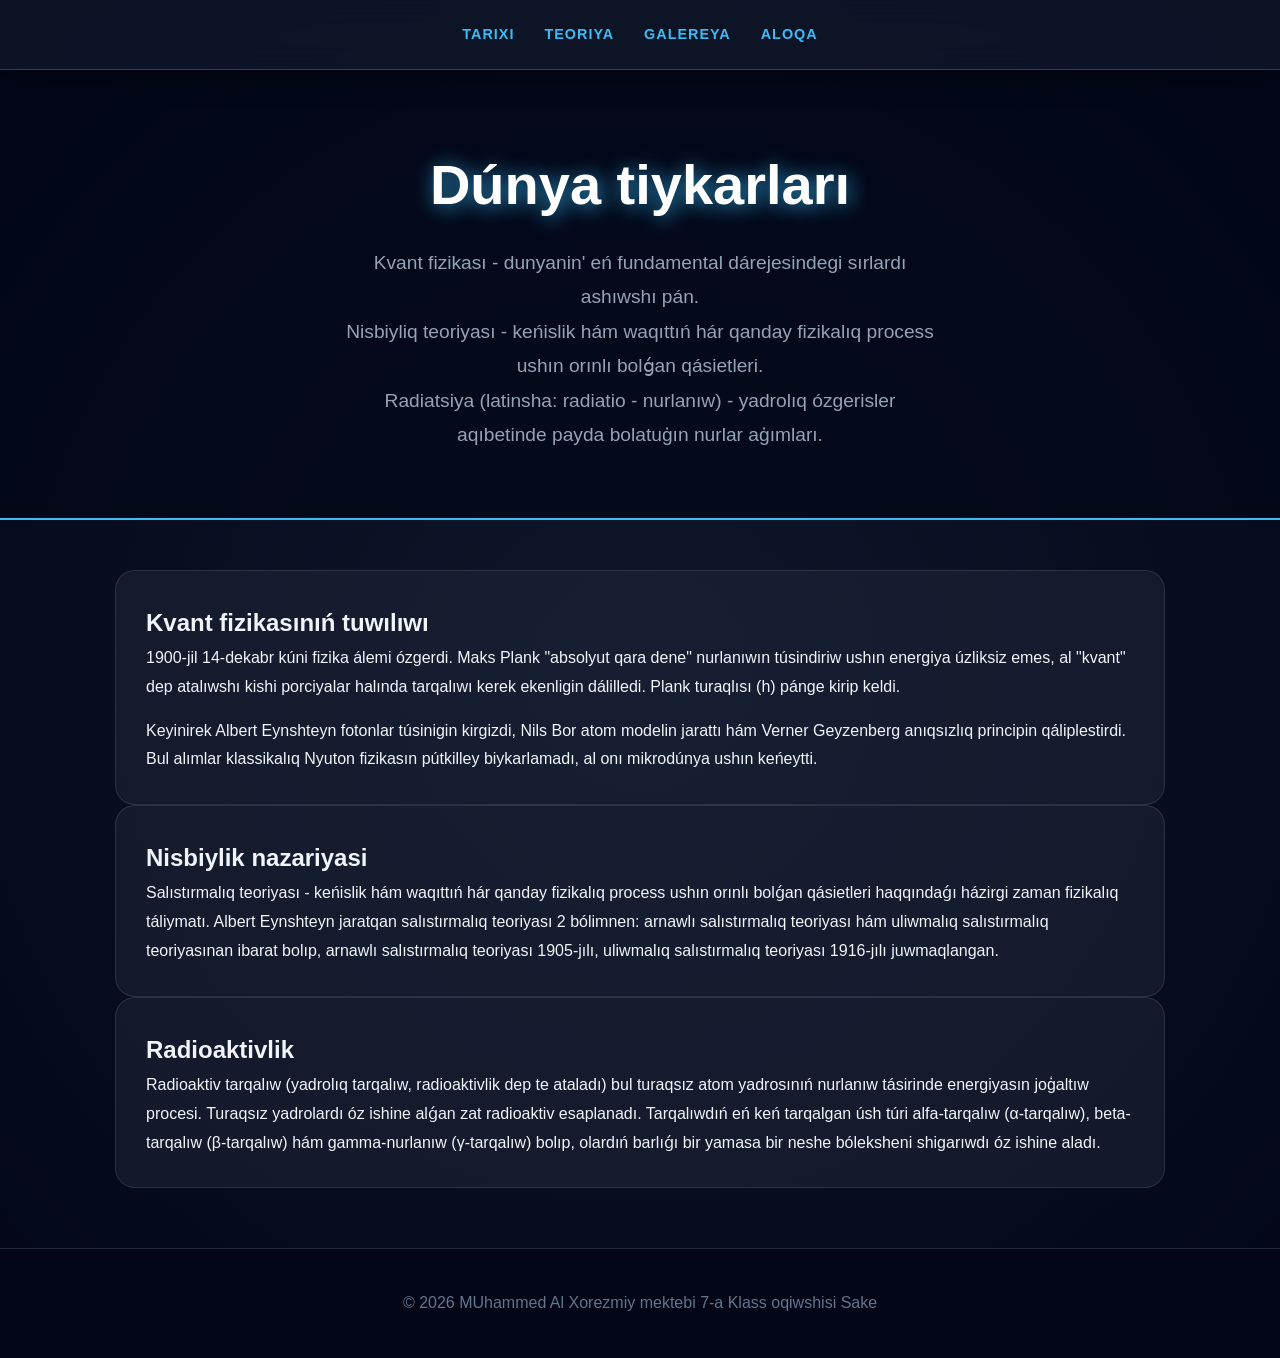
<file: index.html>
<!DOCTYPE html>
<html lang="uz">
<head>
    <meta charset="UTF-8">
    <title>Fizika</title>
    <link rel="stylesheet" href="style.css">
</head>
<body>
    <nav class="n"><ul class="u"><li><a href="index.html">Tarixi</a></li><li><a href="about.html">Teoriya</a></li><li><a href="gallery.html">Galereya</a></li><li><a href="contact.html">Aloqa</a></li></ul></nav>
    <header class="h">
        <h1>Dúnya tiykarları</h1>
        <p>Kvant fizikası - dunyanin' eń fundamental dárejesindegi sırlardı ashıwshı pán.</p>
        <p>Nisbiyliq teoriyası - keńislik hám waqıttıń hár qanday fizikalıq process ushın orınlı bolǵan qásietleri.</p>
        <p>Radiatsiya (latinsha: radiatio - nurlanıw) - yadrolıq ózgerisler aqıbetinde payda bolatuģın nurlar aģımları.</p>
    </header>
    <main class="c">
        <div class="k">
            <h2>Kvant fizikasınıń tuwılıwı</h2>
            <p>1900-jil 14-dekabr kúni fizika álemi ózgerdi. Maks Plank "absolyut qara dene" nurlanıwın túsindiriw ushın energiya úzliksiz emes, al "kvant" dep atalıwshı kishi porciyalar halında tarqalıwı kerek ekenligin dálilledi. Plank turaqlısı (h) pánge kirip keldi.</p>
            <p style="margin-top:15px;">Keyinirek Albert Eynshteyn fotonlar túsinigin kirgizdi, Nils Bor atom modelin jarattı hám Verner Geyzenberg anıqsızlıq principin qáliplestirdi. Bul alımlar klassikalıq Nyuton fizikasın pútkilley biykarlamadı, al onı mikrodúnya ushın keńeytti.</p>
        </div>
        <div class="k">
            <h2>Nisbiylik nazariyasi</h2>
            <p>Salıstırmalıq teoriyası - keńislik hám waqıttıń hár qanday fizikalıq process ushın orınlı bolǵan qásietleri haqqındaǵı házirgi zaman fizikalıq táliymatı. Albert Eynshteyn jaratqan salıstırmalıq teoriyası 2 bólimnen: arnawlı salıstırmalıq teoriyası hám uliwmalıq salıstırmalıq teoriyasınan ibarat bolıp, arnawlı salıstırmalıq teoriyası 1905-jılı, uliwmalıq salıstırmalıq teoriyası 1916-jılı juwmaqlangan.</p>
        </div>
        <div class="k">
            <h2>Radioaktivlik</h2>
            <p>Radioaktiv tarqalıw (yadrolıq tarqalıw, radioaktivlik dep te ataladı) bul turaqsız atom yadrosınıń nurlanıw tásirinde energiyasın joģaltıw procesi. Turaqsız yadrolardı óz ishine alǵan zat radioaktiv esaplanadı. Tarqalıwdıń eń keń tarqalgan úsh túri alfa-tarqalıw (α-tarqalıw), beta-tarqalıw (β-tarqalıw) hám gamma-nurlanıw (γ-tarqalıw) bolıp, olardıń barlıǵı bir yamasa bir neshe bóleksheni shigarıwdı óz ishine aladı.</p>
        </div>
    </main>
    <footer>&copy; 2026 MUhammed Al Xorezmiy mektebi 7-a Klass oqiwshisi Sake</footer>
</body>
</html>
</file>
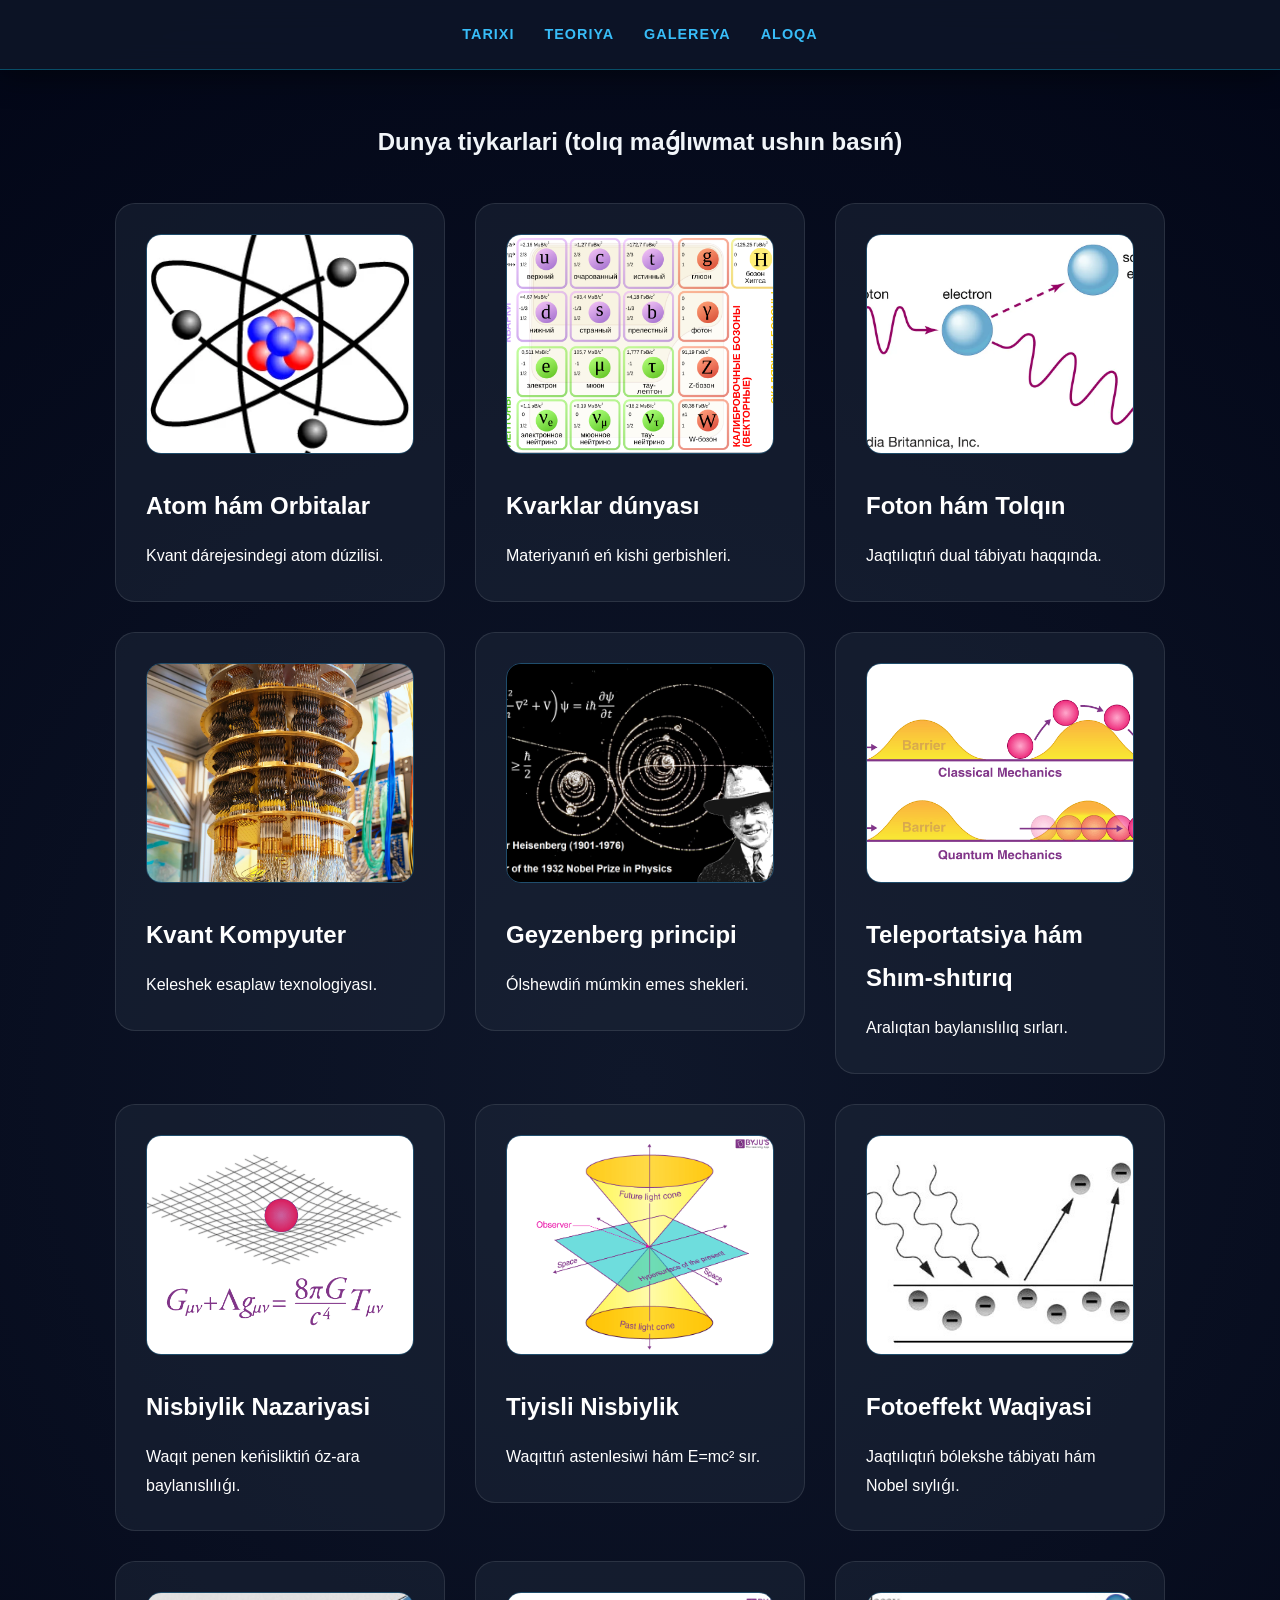
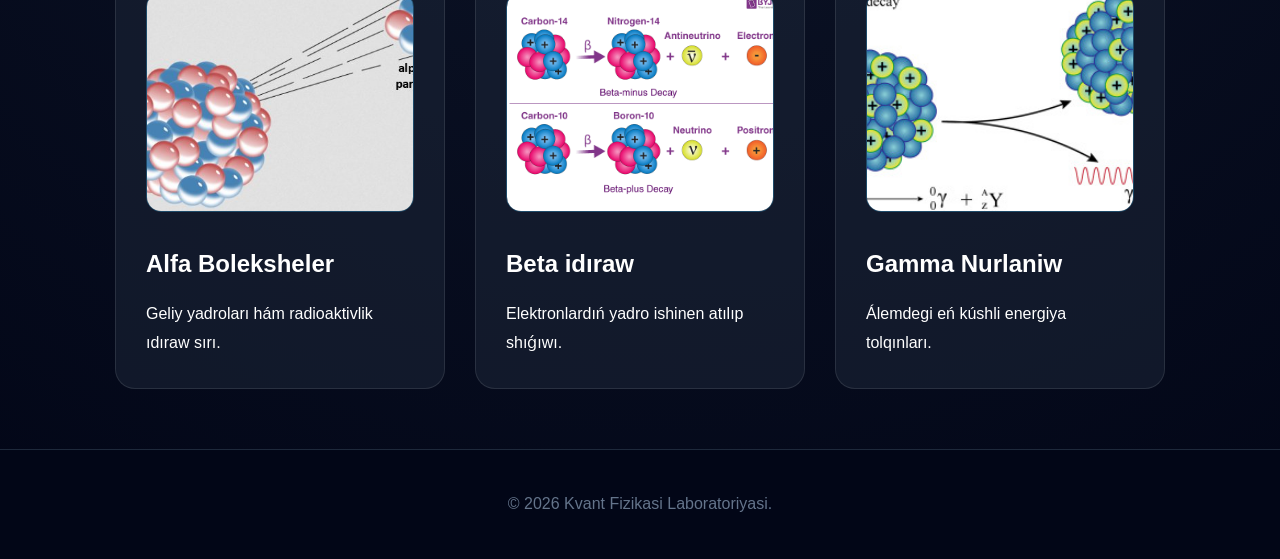
<file: about.html>
<!DOCTYPE html>
<html lang="uz">
<head>
    <meta charset="UTF-8">
    <title>Kvant Galereyası | Sırlar</title>
    <link rel="stylesheet" href="style.css">
</head>
<body>
    <nav class="n"><ul class="u"><li><a href="index.html">Tarixi</a></li><li><a href="about.html">Teoriya</a></li><li><a href="gallery.html">Galereya</a></li><li><a href="contact.html">Aloqa</a></li></ul></nav>

    <div class="c">
        <h2 style="text-align:center; margin-bottom:40px;">Dunya tiykarlari (tolıq maǵlıwmat ushın basıń)</h2>
        
        <div class="g">
            <a href="#t1">
                <div class="k"><img src="atom.webp" class="i"><h3>Atom hám Orbitalar</h3><p>Kvant dárejesindegi atom dúzilisi.</p></div>
            </a>

            <a href="#t2">
                <div class="k"><img src="CTANDART.png" class="i"><h3>Kvarklar dúnyası</h3><p>Materiyanıń eń kishi gerbishleri.</p></div>
            </a>

            <a href="#t3">
                <div class="k"><img src="photon.webp" class="i"><h3>Foton hám Tolqın</h3><p>Jaqtılıqtıń dual tábiyatı haqqında.</p></div>
            </a>

            <a href="#t4">
                <div class="k"><img src="qq comp.jpg" class="i"><h3>Kvant Kompyuter</h3><p>Keleshek esaplaw texnologiyası.</p></div>
            </a>

            <a href="#t5">
                <div class="k"><img src="heiberg.png" class="i"><h3>Geyzenberg principi</h3><p>Ólshewdiń múmkin emes shekleri.</p></div>
            </a>

            <a href="#t6">
                <div class="k"><img src="tunneling.png" class="i"><h3>Teleportatsiya hám Shım-shıtırıq</h3><p>Aralıqtan baylanıslılıq sırları.</p></div>
            </a>
            <a href="#t7">
    <div class="k">
        <img src="generl reltviyti.png" class="i">
        <h3>Nisbiylik Nazariyasi</h3>
        <p>Waqıt penen keńisliktiń óz-ara baylanıslılıǵı.</p>
    </div>
</a>

<div id="t7" class="m">
    <div class="m-c">
        <a href="#" class="x">&times;</a>
        <h2 class="m-h">Ulıwmalıq Nisbiyliq teoriyası</h2>
        <p class="m-p">Albert Eynshteyn tárepinen dóretilgen bul teoriya tartılıs kúshin keńislik penen waqıttıń mayısıwı sıpatında túsindiredi.</p>
        <p class="m-p">Massiv deneler (misalı, quyash) óz átirapındaǵı keńislikti keriwli gezlemege qoyilgan awır shar sıyaqlı iyedi.</p>
        <p class="m-p">E=mc² formulası energiya hám massanıń óz-ara baylanıslılıǵın dálillep berdi.</p>
    </div>
</div>
<a href="#t8">
    <div class="k">
        <img src="scialrelty.png" class="i">
        <h3>Tiyisli Nisbiylik</h3>
        <p>Waqıttıń astenlesiwi hám E=mc² sır.</p>
    </div>
</a>

<div id="t8" class="m">
    <div class="m-c">
        <a href="#" class="x">&times;</a>
        <h2 class="m-h">Maxsus Nisbiylik Nazariyasi (1905)</h2>
        <p class="m-p">Bul teoriya eki tiykargı postulatqa súyenedi: fizika nizamları barlıq inercial esaplaw sistemalarında birdey hám jaqtılıq tezligi (c=299972458m/s) barlıq baqlawshılar ushın turaqlı.</p>
        <p class="m-p"><strong>Waqt keneriwi:</strong> Dene qanshelli tez qozǵalsa, ol ushın waqıt sonshelli áste ótedi. Bul "Egizekler paradoksı" arqalı belgili bolǵan.</p>
        <p class="m-p"><strong>E=mc²:</strong> Massa hám energiya negizinde bir nárseniń eki túrli kórinisi bolıp tabıladı. Kishi muǵdardaǵı massa úlken muǵdardaǵı energiyaǵa aylanıwı múmkin.</p>
    </div>
</div>
<a href="#t9">
    <div class="k">
        <img src="Fotoeffekt-2.jpg" class="i">
        <h3>Fotoeffekt Waqiyasi</h3>
        <p>Jaqtılıqtıń bólekshe tábiyatı hám Nobel sıylıǵı.</p>
    </div>
</a>

<div id="t9" class="m">
    <div class="m-c">
        <a href="#" class="x">&times;</a>
        <h2 class="m-h">Fotoeffekt va Jaruqliq Kvantlari</h2>
        <p class="m-p">Fotoeffekt - bul jaqtılıq tásirinde zattan (ádette metalldan) elektronlardıń urıp shıǵarılıwı qubılısı.</p>
        <p class="m-p"><strong>Eynshteyn tusinturiwi:</strong>Albert Eynshteyn 1905-jilda jaqtılıq úzliksiz tolqın emes, al "foton" dep atalıwshı energiya porciyalarınan ibarat ekenligin kórsetip berdi..</p>
        <p class="m-p">Usı ashılıwı ushın Eynshteyn 1921-jılı fizika boyınsha Nobel sıylıǵın alıwǵa miyasar bolǵan. Búgingi kúnde quyash panelleri hám sensorlar áyne usı princip tiykarında isleydi.</p>
    </div>
</div>
<a href="#t10">
    <div class="k">
        <img src="alpha_decay.jpg" class="i">
        <h3>Alfa Boleksheler</h3>
        <p>Geliy yadroları hám radioaktivlik ıdıraw sırı.</p>
    </div>
</a>

<div id="t10" class="m">
    <div class="m-c">
        <a href="#" class="x">&times;</a>
        <h2 class="m-h">Alfa ıdıraw hám Yadro fizikası</h2>
        <p class="m-p">Alfa tarqalıwı - bul turaqsız atom yadrosınıń ózinen alfa bólekshesin shigarıp, basqa elementke aylanıw procesi.</p>
        <p class="m-p"><strong>Alfa bo'lekshesi bul NE?</strong> Ol negizinde eki proton hám eki neytronnan ibarat bolgan geliy 4H2 yadrosı bolip tabıladı. Olar oń zaryadqa iye hám massası jaģınan biraz awır bóleksheler bolip tabıladı.</p>
        <p class="m-p">Alfa nurları hawada bir neshe santimetr júre aladı hám ápiwayı qaǵaz beti menen tosıw múmkin, biraq insan organizmi ishine tússe, júdá kúshli ionlastırıwshı tásirge ie.</p>
    </div>
</div>
<a href="#t11">
    <div class="k">
        <img src="Radioactivity-Beta-Decay.png" class="i">
        <h3>Beta idıraw</h3>
        <p>Elektronlardıń yadro ishinen atılıp shıǵıwı.</p>
    </div>
</a>

<div id="t11" class="m">
    <div class="m-c">
        <a href="#" class="x">&times;</a>
        <h2 class="m-h">Beta ıdıraw hám Neytrino sırı</h2>
        <p class="m-p">Beta tarqalıw - bul yadro ishindegi neytronnıń protonga aylanıwı (beta-minus) yamasa protonnıń neytronģa aylanıwı (beta-plus) procesi.</p>
        <p class="m-p"><strong>Beta bo'lakshesi ne?</strong> Bul proceste yadro ishinen júdá úlken tezlikte qozgalatuģın elektron Beta- yamasa pozitron Beta+ atılıp shiģadı.</p>
        <p class="m-p">Beta-bóleksheler alfa-bólekshelerge qaraǵanda ádewir jeńil hám tez. Olardı toqtatıw ushın juqa alyuminiy plastinkası kerek boladı. Bul proceste "arwaq bólekshe" dep atalıwshı <strong>neytrino</strong> ham payda boladi.</p>
    </div>
</div>
<a href="#t12">
    <div class="k">
        <img src="gammadcy.jpg" class="i">
        <h3>Gamma Nurlaniw</h3>
        <p>Álemdegi eń kúshli energiya tolqınları.</p>
    </div>
</a>

<div id="t12" class="m">
    <div class="m-c">
        <a href="#" class="x">&times;</a>
        <h2 class="m-h">Gamma nurlanıw: Sheksiz energiya</h2>
        <p class="m-p">Gamma nurlanıw - bul atom yadrosınıń qozģalgan halatınan turaqlı halatqa ótiwi nátiyjesinde ajıralıp shiģatuģın joqarı energiyalı fotonlar aģımı.</p>
        <p class="m-p"><strong>Gamma nurlariw ne?</strong> Alfa hám Betadan parıqlı túrde, Gamma bólekshe emes, al jaqtılıq sıyaqlı elektromagnit tolqın bolıp tabıladı, biraq onıń energiyası million ese kúshlire</p>
        <p class="m-p">Ol júdá joqarı kirip barıw qábiletine ie. Onı toqtatıw ushın qalıń qorǵasın qatlamı yamasa bir neshe metrli beton diywal kerek boladı. Medicinada rak kletkaların joq etiwde (Gamma-pıshaq) keń qollanıladı.</p>
    </div>
</div>
        </div>
    </div>

    <div id="t1" class="m"><div class="m-c"><a href="#" class="x">&times;</a><h2 class="m-h">Atom ham Orbitallar</h2><p class="m-p">Klassikalıq fizikada elektronlar planeta sıyaqlı aylanadı dep oylangan. Biraq kvant fizikasında olar "elektron bultı" yamasa orbitalarda bar boladı.</p><p class="m-p">Elektronnıń anıq ornı joq, ol orbitaldiń qálegen noqatında bir waqıtta bolıw itimalına ie. Bul Shryodinger tolqın funkciyası arqalı anıqlanadı.</p></div></div>

    <div id="t2" class="m"><div class="m-c"><a href="#" class="x">&times;</a><h2 class="m-h">Kvant Xromodinamikasi (Kvarklar)</h2><p class="m-p">Kvarklar - bul proton hám neytronlardı payda etiwshi fundamental bóleksheler bolip tabıladı. Olar 6 túrge bólinedi: Up, Down, Strange, Charm, Top hám Bottom.</p><p class="m-p">Olardı "Glyuon" dep atalıwshı bóleksheler bir birine jabıstırıp turadı. Bul kúsh álemdegi eń kúshli kúsh ("Strong Force").</p></div></div>

    <div id="t3" class="m"><div class="m-c"><a href="#" class="x">&times;</a><h2 class="m-h">Fotonning To'lqin-Bo'lekshe Dualizmi</h2><p class="m-p">Jaqtılıq hám tolqın sıyaqlı tarqaladı (interferenciya), hám bólekshe (foton) sıyaqlı tásir etedi. Bul effekt "Double Slit" tájiriybesinde ayqın kórinedi.</p><p class="m-p">Eynshteyn fotoeffekt qubılısın ashıp, jaqtılıqtıń kvantlanganlıǵın dálillegen hám ushin Nobel sıylıǵın algan.</p></div></div>

    <div id="t4" class="m"><div class="m-c"><a href="#" class="x">&times;</a><h2 class="m-h">Kvant Hisoblash va Kubitlar</h2><p class="m-p">Ápiwayı kompyuter bitleri (0 yamasa 1) ornına kvant kompyuterleri "Kubit"lerden paydalanadı. Kubit superpoziciya járdeminde bir waqitta hám 0, hám 1 bola aladı..</p><p class="m-p">Bul bolsa Google hám IBM kompyuterlerine ápiwayı kompyuterler 10 000 jilda sheshetuģın máseleni 200 sekundta sheshiw imkaniyatın beredi.</p></div></div>

    <div id="t5" class="m"><div class="m-c"><a href="#" class="x">&times;</a><h2 class="m-h">Geyzenberg anıqsızlıq principi</h2><p class="m-p">Mikrodúnyada biz bóleksheniń ornın (position) hám tezligin (momentum) bir waqıtta absolyut dállik penen bile almaymız. Ornın qanshama anıq ólshesek, tezligi sonshama "anıq emes" bolıp qaladı.</p><p class="m-p">Bul tábiyattıń fundamentallıq shegarası, biziń ásbaplarımızdıń jamanlıǵınan emes!</p></div></div>

    <div id="t6" class="m"><div class="m-c"><a href="#" class="x">&times;</a><h2 class="m-h">Kvant shigalligi (Entanglement)</h2><p class="m-p">Eki bólekshe bir-biri menen shatasıp qalsa, olar arasındaǵı aralıq qansha bolıwına qaramastan, birewi ózgerse, ekinshisi dárhal (jaqtılıq tezliginen de tez!) ózgeredi.</p><p class="m-p">Eynshteyn bunı "Spooky action at a distance" (aralıqtaǵı qorqınıshlı tásir) dep ataǵan. Bul texnologiya keleshekte qáwipsiz kvant internetin jaratıw tiykarı boladı.</p></div></div>

    <footer>&copy; 2026 Kvant Fizikasi Laboratoriyasi.</footer>
</body>
</html>
</file>
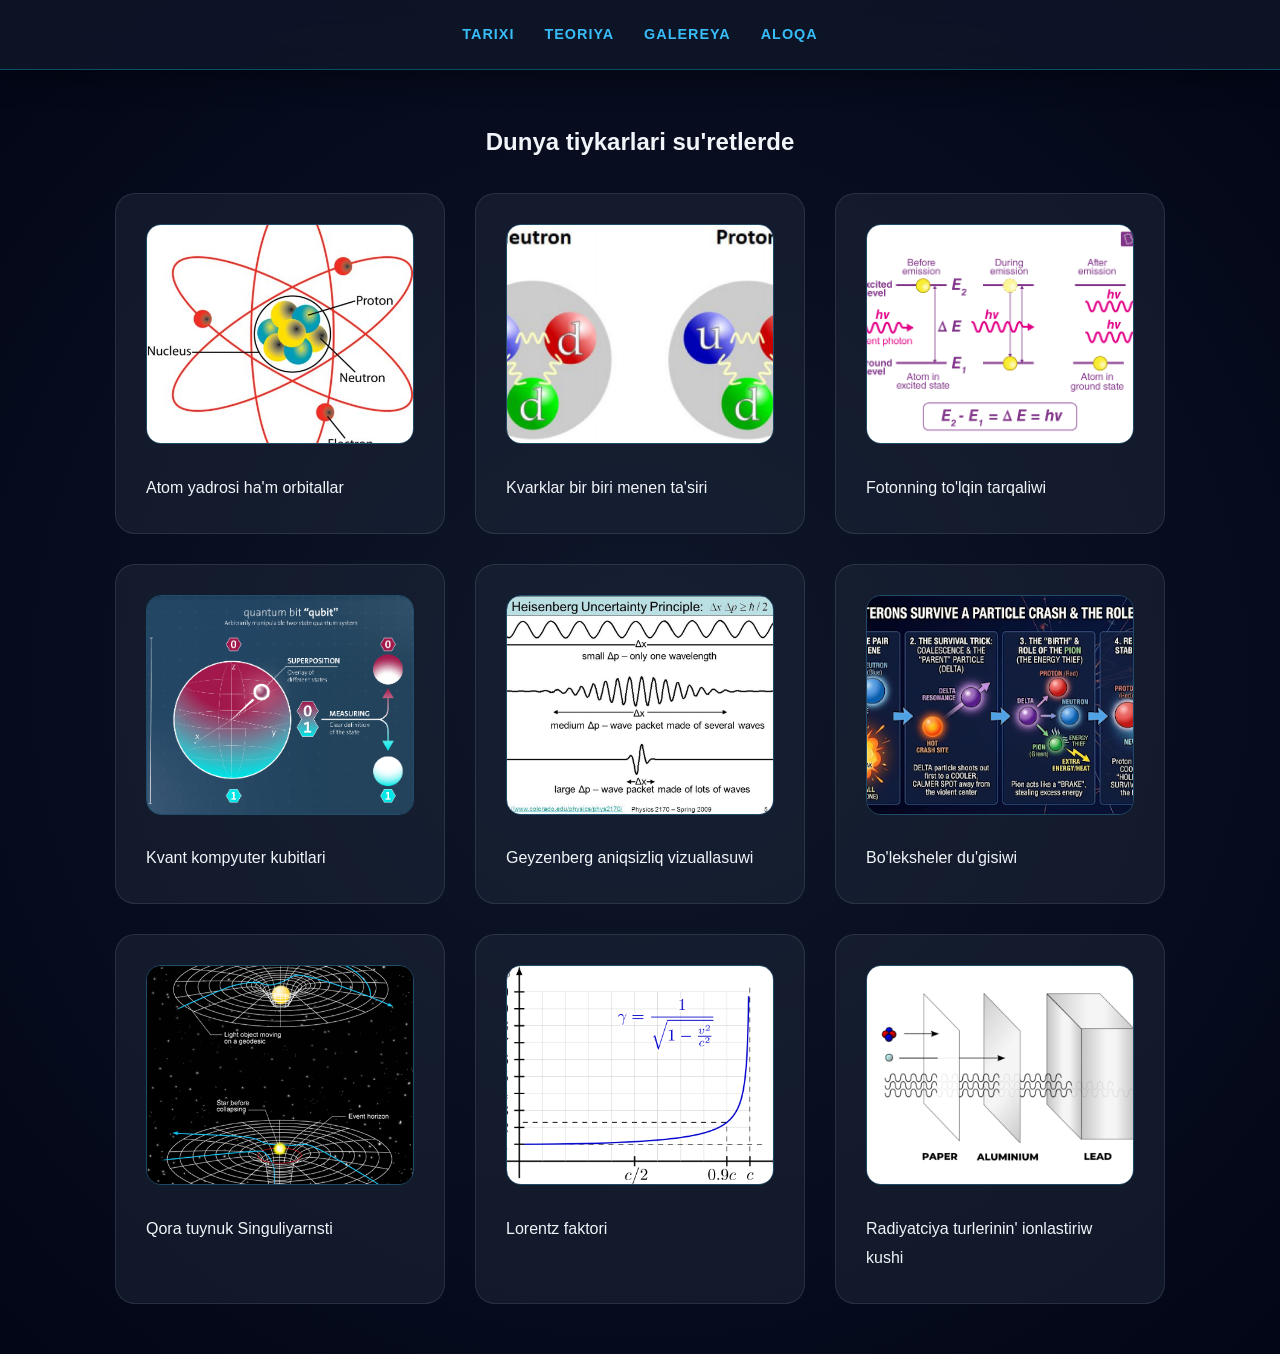
<file: gallery.html>
<!DOCTYPE html>
<html lang="uz">
<head>
    <meta charset="UTF-8">
    <title>Kvant Galereya</title>
    <link rel="stylesheet" href="style.css">
</head>
<body>
    <nav class="n"><ul class="u"><li><a href="index.html">Tarixi</a></li><li><a href="about.html">Teoriya</a></li><li><a href="gallery.html">Galereya</a></li><li><a href="contact.html">Aloqa</a></li></ul></nav>
    <div class="c">
        <h2 style="margin-bottom:30px; text-align:center;">Dunya tiykarlari su'retlerde</h2>
        <div class="g">
            <div class="k"><img src="nuclei.jpg" class="i"><p>Atom yadrosi ha'm orbitallar</p></div>
            <div class="k"><img src="chrmo.png" class="i"><p>Kvarklar bir biri menen ta'siri</p></div>
            <div class="k"><img src="phtne.png" class="i"><p>Fotonning to'lqin tarqaliwi</p></div>
            <div class="k"><img src="qubit.svg" class="i"><p>Kvant kompyuter kubitlari</p></div>
            <div class="k"><img src="heisenberg-uncertainty-principle.jpg" class="i"><p>Geyzenberg aniqsizliq vizuallasuwi</p></div>
            <div class="k"><img src="deutreon.png" class="i"><p>Bo'leksheler du'gisiwi</p></div>
            <div class="k"><img src="snglryti.png" class="i"><p>Qora tuynuk Singuliyarnsti</p></div>
            <div class="k"><img src="relativity_minkowski_diagram-032.png" class="i"><p>Lorentz faktori</p></div>
            <div class="k"><img src="ionisingpwr.png" class="i"><p>Radiyatciya turlerinin' ionlastiriw kushi</p></div>
        </div>
    </div>
</body>
</html>
</file>
<file: style.css>
* { margin: 0; padding: 0; box-sizing: border-box; font-family: 'Segoe UI', sans-serif; }
body { background: radial-gradient(circle, #0f172a, #020617); color: #f1f5f9; line-height: 1.8; overflow-x: hidden; }
.n { background: rgba(15, 23, 42, 0.8); backdrop-filter: blur(15px); padding: 20px; position: sticky; top: 0; z-index: 100; border-bottom: 1px solid rgba(0, 212, 255, 0.3); box-shadow: 0 4px 30px rgba(0, 0, 0, 0.5); }
.u { display: flex; justify-content: center; list-style: none; gap: 30px; }
.u a { color: #38bdf8; text-decoration: none; font-weight: 600; font-size: 0.9rem; text-transform: uppercase; letter-spacing: 1px; transition: 0.4s; }
.u a:hover { color: #fff; text-shadow: 0 0 15px #38bdf8; }
.h { height: 450px; background: linear-gradient(rgba(2, 6, 23, 0.7), rgba(2, 6, 23, 0.7)), url('https://images.unsplash.com/photo-1635070041078-e363dbe005cb?q=80&w=1200'); background-size: cover; background-position: center; display: flex; flex-direction: column; align-items: center; justify-content: center; text-align: center; border-bottom: 2px solid #38bdf8; }
.h h1 { font-size: 3.5rem; color: #fff; text-shadow: 2px 2px 20px rgba(56, 189, 248, 0.8); margin-bottom: 10px; }
.h p { font-size: 1.2rem; color: #94a3b8; max-width: 600px; }
.c { max-width: 1100px; margin: 50px auto; padding: 0 25px; }
.g { display: grid; grid-template-columns: repeat(auto-fit, minmax(320px, 1fr)); gap: 30px; }
.k { background: rgba(30, 41, 59, 0.5); padding: 30px; border-radius: 20px; border: 1px solid rgba(255, 255, 255, 0.1); transition: all 0.5s ease; position: relative; overflow: hidden; }
.k:hover { transform: translateY(-10px); background: rgba(30, 41, 59, 0.8); border-color: #38bdf8; box-shadow: 0 10px 40px rgba(56, 189, 248, 0.2); }
.k h3 { color: #fff; margin-bottom: 15px; font-size: 1.5rem; } /* Sarlavha oq rangga o'zgardi */
.i { width: 100%; height: 220px; border-radius: 15px; object-fit: cover; margin-bottom: 20px; transition: 0.5s; border: 1px solid rgba(56, 189, 248, 0.3); }
.i:hover { transform: scale(1.05); border-color: #fff; }
.t { width: 100%; border-collapse: separate; border-spacing: 0; margin: 40px 0; border-radius: 15px; overflow: hidden; border: 1px solid #1e293b; }
.t th { background: #38bdf8; color: #020617; padding: 18px; font-weight: 800; text-transform: uppercase; }
.t td { padding: 15px; background: #0f172a; border-bottom: 1px solid #1e293b; color: #cbd5e1; }
.t tr:hover td { background: #1e293b; color: #fff; }
.f { display: flex; flex-direction: column; gap: 20px; background: #1e293b; padding: 40px; border-radius: 25px; box-shadow: 0 20px 50px rgba(0,0,0,0.5); }
.f input, .f textarea { padding: 15px; background: #0f172a; border: 1px solid #334155; color: #fff; border-radius: 10px; font-size: 1rem; transition: 0.3s; }
.f input:focus, .f textarea:focus { border-color: #38bdf8; outline: none; box-shadow: 0 0 10px rgba(56, 189, 248, 0.5); }
.b { padding: 18px; background: linear-gradient(90deg, #38bdf8, #818cf8); border: none; cursor: pointer; font-weight: bold; border-radius: 10px; color: #fff; font-size: 1.1rem; transition: 0.4s; }
.b:hover { letter-spacing: 2px; box-shadow: 0 0 20px #38bdf8; }
footer { text-align: center; padding: 40px; background: #020617; border-top: 1px solid #1e293b; color: #64748b; margin-top: 60px; }
@media (max-width: 768px) {.u { flex-direction: column; text-align: center; gap: 15px; }.h h1 { font-size: 2.2rem; }}
.m {position: fixed;top: 0; left: 0;width: 100%; height: 100%;background: rgba(2, 6, 23, 0.95);display: none;justify-content: center;align-items: center;z-index: 1000;}
.m:target { display: flex; }
.m-c { background: #1e293b;padding: 40px;border-radius: 20px;max-width: 800px;width: 90%;position: relative;border: 2px solid #38bdf8;box-shadow: 0 0 50px rgba(56, 189, 248, 0.4);max-height: 80vh;overflow-y: auto;}
.x {position: absolute;top: 15px; right: 20px;font-size: 2rem;color: #38bdf8;text-decoration: none;}
.m-h { color: #38bdf8; margin-bottom: 20px; border-bottom: 1px solid #334155; padding-bottom: 10px; }
.m-p { font-size: 1.1rem; color: #cbd5e1; margin-bottom: 15px; }
.g a { text-decoration: none; color: #ffffff !important; }
.g a p { color: #ffffff !important; }
.f form {display: flex;flex-direction: column;}
.f input, 
.f textarea {width: 100%;padding: 15px;background: #0f172a;border: 1px solid #334155;color: #fff;border-radius: 10px;font-size: 1rem;margin-bottom: 20px;transition: 0.3s;}
.f textarea {margin-bottom: 25px;}
.b {padding: 18px;background: linear-gradient(90deg, #38bdf8, #818cf8);border: none;cursor: pointer;font-weight: bold;border-radius: 10px;color: #fff;font-size: 1.1rem;transition: 0.4s;}
.b:hover {letter-spacing: 2px;box-shadow: 0 0 20px #38bdf8;}
.f input:focus, 
.f textarea:focus {border-color: #38bdf8;outline: none;box-shadow: 0 0 10px rgba(56, 189, 248, 0.5);}
</file>
